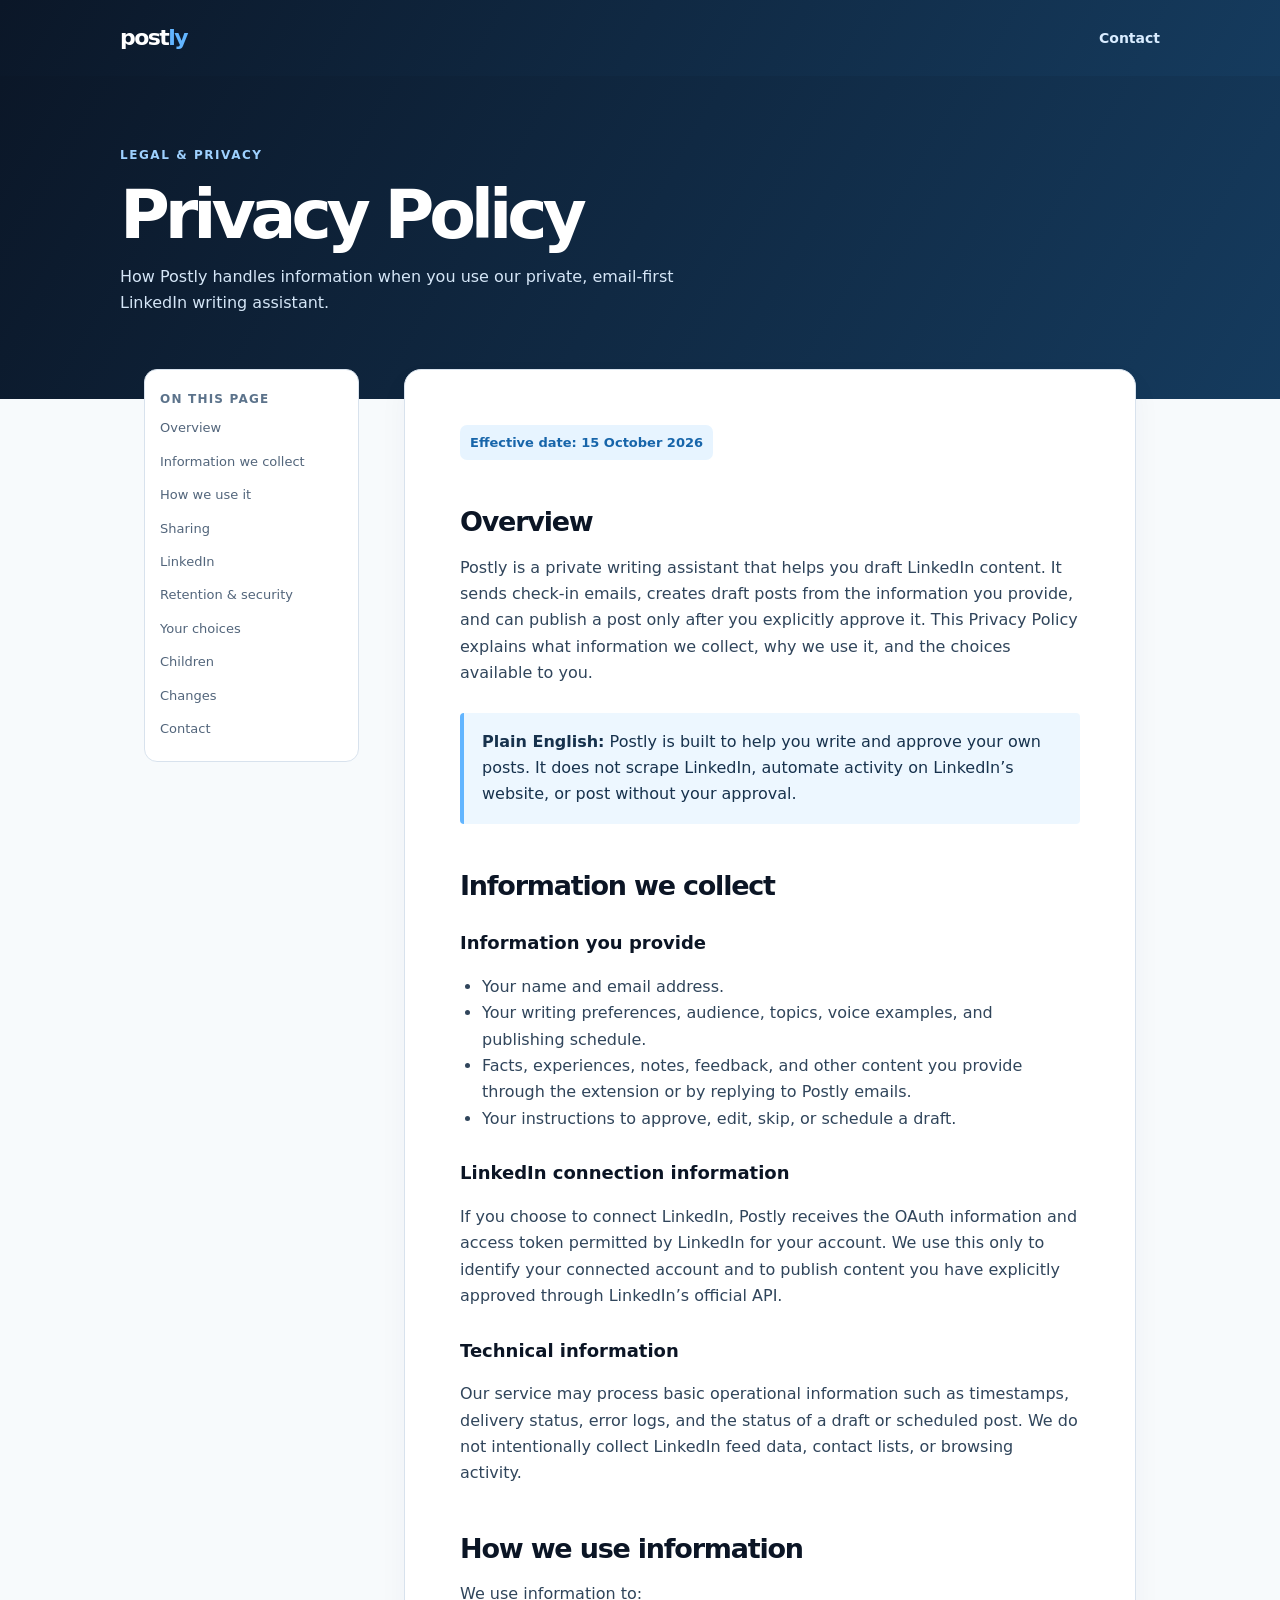
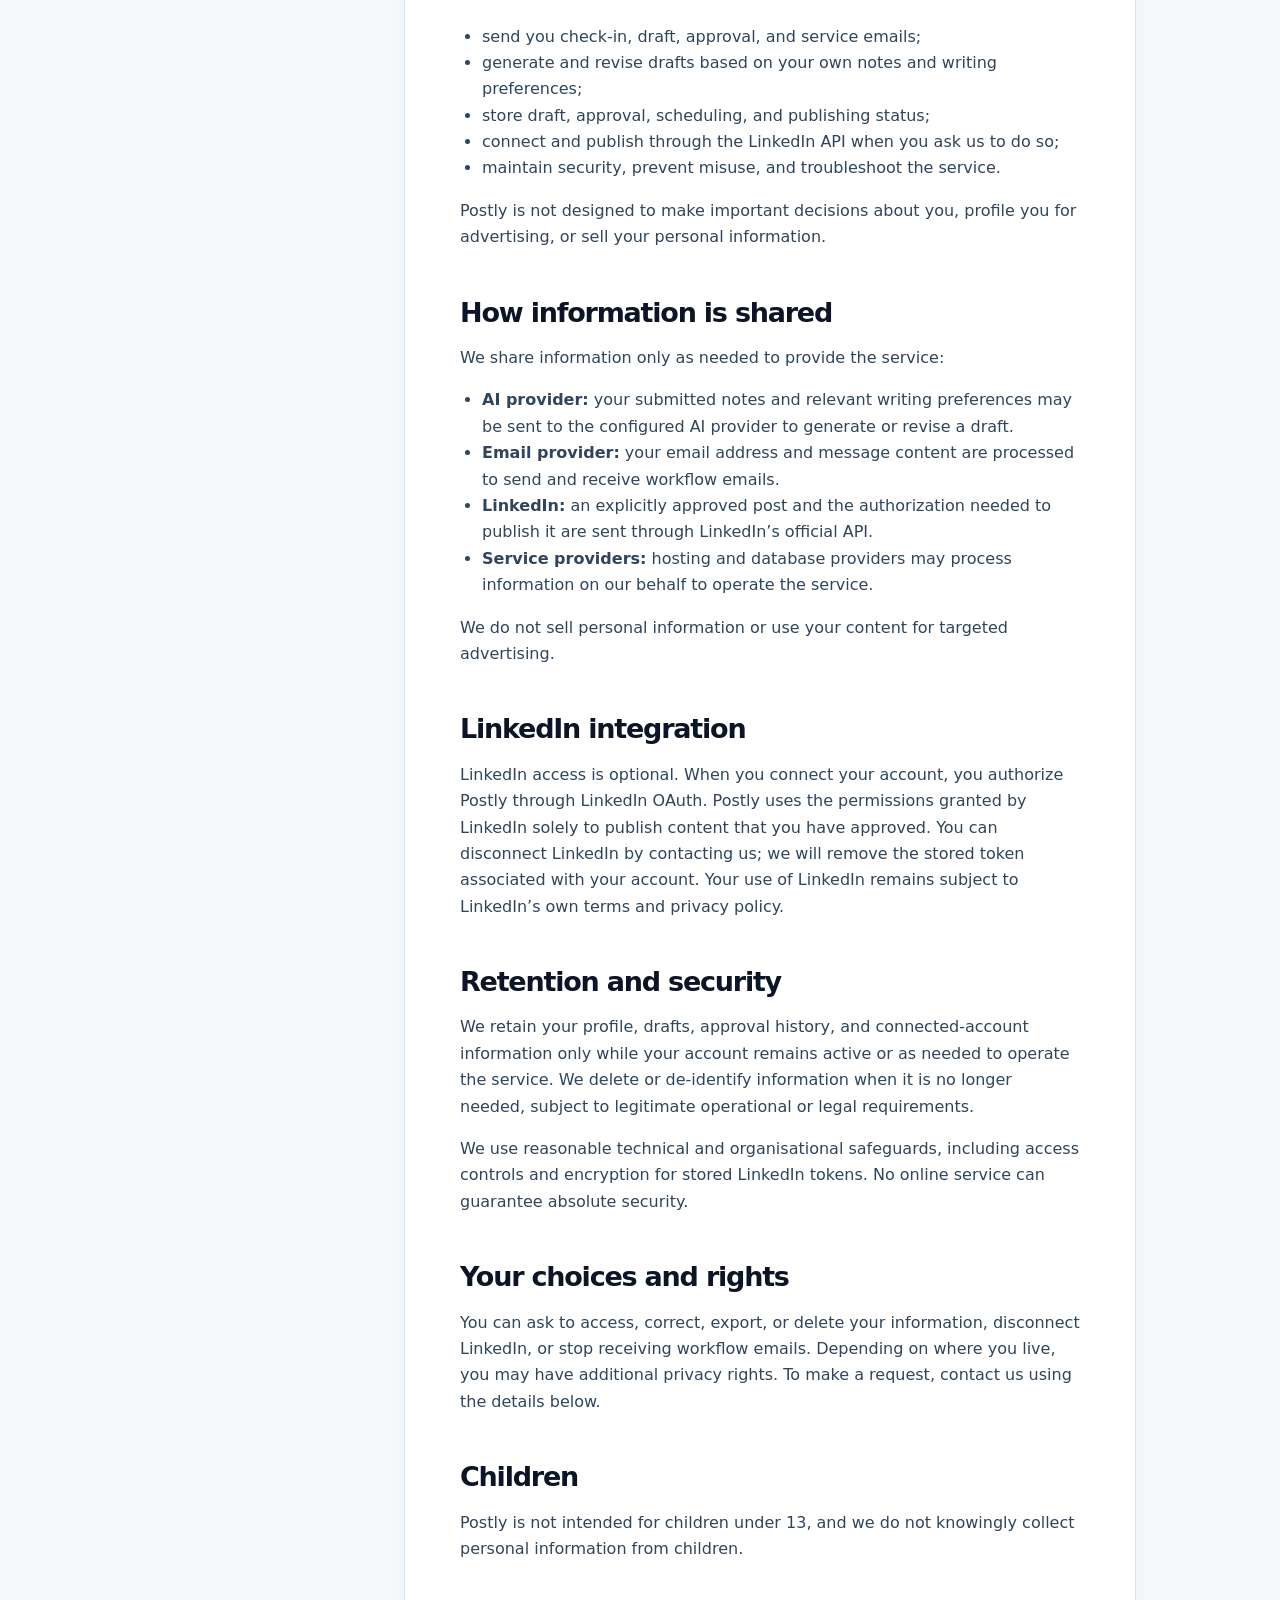
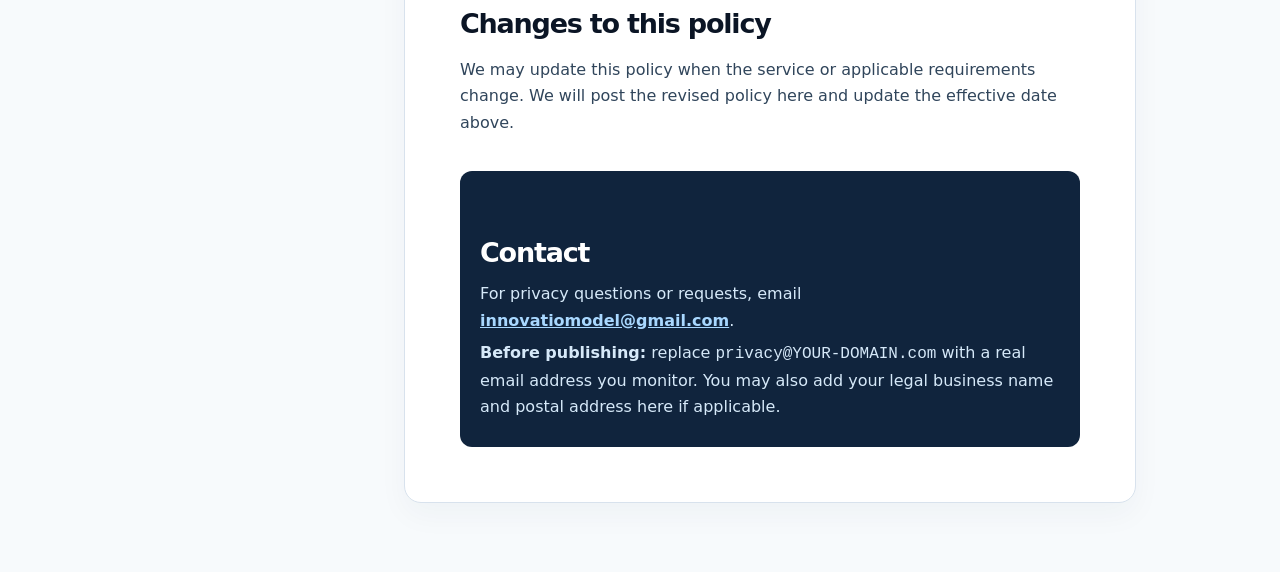
<file: index.html>
<!doctype html>
<html lang="en">
<head>
  <meta charset="utf-8">
  <meta name="viewport" content="width=device-width,initial-scale=1">
  <meta name="description" content="Postly Privacy Policy">
  <title>Postly Privacy Policy</title>
  <style>
    :root{--ink:#0b1525;--navy:#10243d;--blue:#62b5ff;--paper:#f7fafc;--line:#d8e2ed;--muted:#52657b}*{box-sizing:border-box}html{scroll-behavior:smooth}body{margin:0;background:var(--paper);color:var(--ink);font:16px/1.65 Inter,ui-sans-serif,system-ui,-apple-system,BlinkMacSystemFont,"Segoe UI",sans-serif}.top{background:linear-gradient(120deg,#0b1728,#153b5e);color:white;padding:20px max(24px,calc((100vw - 1040px)/2));display:flex;justify-content:space-between;align-items:center}.brand{font-weight:900;font-size:22px;letter-spacing:-.07em}.brand span{color:var(--blue)}.top a{color:#d9ecff;text-decoration:none;font-size:14px;font-weight:700}.hero{background:linear-gradient(120deg,#0b1728,#153b5e);color:white;padding:70px max(24px,calc((100vw - 1040px)/2)) 82px}.eyebrow{color:#9ed1ff;font-size:12px;font-weight:850;letter-spacing:.13em}.hero h1{max-width:700px;font-size:clamp(40px,6vw,68px);line-height:1;letter-spacing:-.075em;margin:15px 0}.hero p{max-width:620px;color:#d5e6f7;margin:0}.layout{max-width:1040px;margin:-30px auto 0;padding:0 24px 70px;display:grid;grid-template-columns:215px minmax(0,1fr);gap:45px}.toc{position:sticky;top:24px;height:max-content;background:#fff;border:1px solid var(--line);border-radius:13px;padding:15px}.toc b{font-size:12px;letter-spacing:.1em;color:#5c738b}.toc a{display:block;color:var(--muted);text-decoration:none;font-size:13px;padding:6px 0}.toc a:hover{color:#116ac2}.content{background:#fff;border:1px solid var(--line);border-radius:17px;padding:clamp(26px,5vw,55px);box-shadow:0 12px 30px #1737550a}.updated{display:inline-block;background:#e7f4ff;color:#1765aa;padding:7px 10px;border-radius:7px;font-size:13px;font-weight:750}.callout{background:#edf7ff;border-left:4px solid var(--blue);border-radius:4px;padding:16px 18px;color:#17324d;margin:26px 0}.content h2{font-size:27px;line-height:1.2;letter-spacing:-.045em;margin:46px 0 12px}.content h3{font-size:18px;margin:26px 0 8px}.content p,.content li{color:#30455b}.content ul{padding-left:22px}.content a{color:#0c6ab7;font-weight:700}.contact{padding:20px;background:#10243d;color:white;border-radius:12px;margin-top:35px}.contact p{color:#d6e9f9;margin:.4em 0}.contact a{color:#a9d8ff}@media(max-width:760px){.layout{grid-template-columns:1fr;margin-top:0;padding:24px}.toc{position:static}.hero{padding:50px 24px}.content{padding:26px}.top{padding:18px 24px}}
  </style>
</head>
<body>
  <header class="top"><div class="brand">post<span>ly</span></div><a href="#contact">Contact</a></header>
  <section class="hero"><div class="eyebrow">LEGAL &amp; PRIVACY</div><h1>Privacy Policy</h1><p>How Postly handles information when you use our private, email-first LinkedIn writing assistant.</p></section>
  <main class="layout"><nav class="toc"><b>ON THIS PAGE</b><a href="#overview">Overview</a><a href="#collect">Information we collect</a><a href="#use">How we use it</a><a href="#sharing">Sharing</a><a href="#linkedin">LinkedIn</a><a href="#retention">Retention &amp; security</a><a href="#rights">Your choices</a><a href="#children">Children</a><a href="#changes">Changes</a><a href="#contact">Contact</a></nav>
    <article class="content"><span class="updated">Effective date: 15 October 2026</span>
      <section id="overview"><h2>Overview</h2><p>Postly is a private writing assistant that helps you draft LinkedIn content. It sends check-in emails, creates draft posts from the information you provide, and can publish a post only after you explicitly approve it. This Privacy Policy explains what information we collect, why we use it, and the choices available to you.</p><div class="callout"><strong>Plain English:</strong> Postly is built to help you write and approve your own posts. It does not scrape LinkedIn, automate activity on LinkedIn’s website, or post without your approval.</div></section>
      <section id="collect"><h2>Information we collect</h2><h3>Information you provide</h3><ul><li>Your name and email address.</li><li>Your writing preferences, audience, topics, voice examples, and publishing schedule.</li><li>Facts, experiences, notes, feedback, and other content you provide through the extension or by replying to Postly emails.</li><li>Your instructions to approve, edit, skip, or schedule a draft.</li></ul><h3>LinkedIn connection information</h3><p>If you choose to connect LinkedIn, Postly receives the OAuth information and access token permitted by LinkedIn for your account. We use this only to identify your connected account and to publish content you have explicitly approved through LinkedIn’s official API.</p><h3>Technical information</h3><p>Our service may process basic operational information such as timestamps, delivery status, error logs, and the status of a draft or scheduled post. We do not intentionally collect LinkedIn feed data, contact lists, or browsing activity.</p></section>
      <section id="use"><h2>How we use information</h2><p>We use information to:</p><ul><li>send you check-in, draft, approval, and service emails;</li><li>generate and revise drafts based on your own notes and writing preferences;</li><li>store draft, approval, scheduling, and publishing status;</li><li>connect and publish through the LinkedIn API when you ask us to do so;</li><li>maintain security, prevent misuse, and troubleshoot the service.</li></ul><p>Postly is not designed to make important decisions about you, profile you for advertising, or sell your personal information.</p></section>
      <section id="sharing"><h2>How information is shared</h2><p>We share information only as needed to provide the service:</p><ul><li><strong>AI provider:</strong> your submitted notes and relevant writing preferences may be sent to the configured AI provider to generate or revise a draft.</li><li><strong>Email provider:</strong> your email address and message content are processed to send and receive workflow emails.</li><li><strong>LinkedIn:</strong> an explicitly approved post and the authorization needed to publish it are sent through LinkedIn’s official API.</li><li><strong>Service providers:</strong> hosting and database providers may process information on our behalf to operate the service.</li></ul><p>We do not sell personal information or use your content for targeted advertising.</p></section>
      <section id="linkedin"><h2>LinkedIn integration</h2><p>LinkedIn access is optional. When you connect your account, you authorize Postly through LinkedIn OAuth. Postly uses the permissions granted by LinkedIn solely to publish content that you have approved. You can disconnect LinkedIn by contacting us; we will remove the stored token associated with your account. Your use of LinkedIn remains subject to LinkedIn’s own terms and privacy policy.</p></section>
      <section id="retention"><h2>Retention and security</h2><p>We retain your profile, drafts, approval history, and connected-account information only while your account remains active or as needed to operate the service. We delete or de-identify information when it is no longer needed, subject to legitimate operational or legal requirements.</p><p>We use reasonable technical and organisational safeguards, including access controls and encryption for stored LinkedIn tokens. No online service can guarantee absolute security.</p></section>
      <section id="rights"><h2>Your choices and rights</h2><p>You can ask to access, correct, export, or delete your information, disconnect LinkedIn, or stop receiving workflow emails. Depending on where you live, you may have additional privacy rights. To make a request, contact us using the details below.</p></section>
      <section id="children"><h2>Children</h2><p>Postly is not intended for children under 13, and we do not knowingly collect personal information from children.</p></section>
      <section id="changes"><h2>Changes to this policy</h2><p>We may update this policy when the service or applicable requirements change. We will post the revised policy here and update the effective date above.</p></section>
      <section id="contact" class="contact"><h2>Contact</h2><p>For privacy questions or requests, email <a href="mailto:innovatiomodel@gmail.com">innovatiomodel@gmail.com</a>.</p><p><strong>Before publishing:</strong> replace <code>privacy@YOUR-DOMAIN.com</code> with a real email address you monitor. You may also add your legal business name and postal address here if applicable.</p></section>
    </article>
  </main>
</body>
</html>
</file>
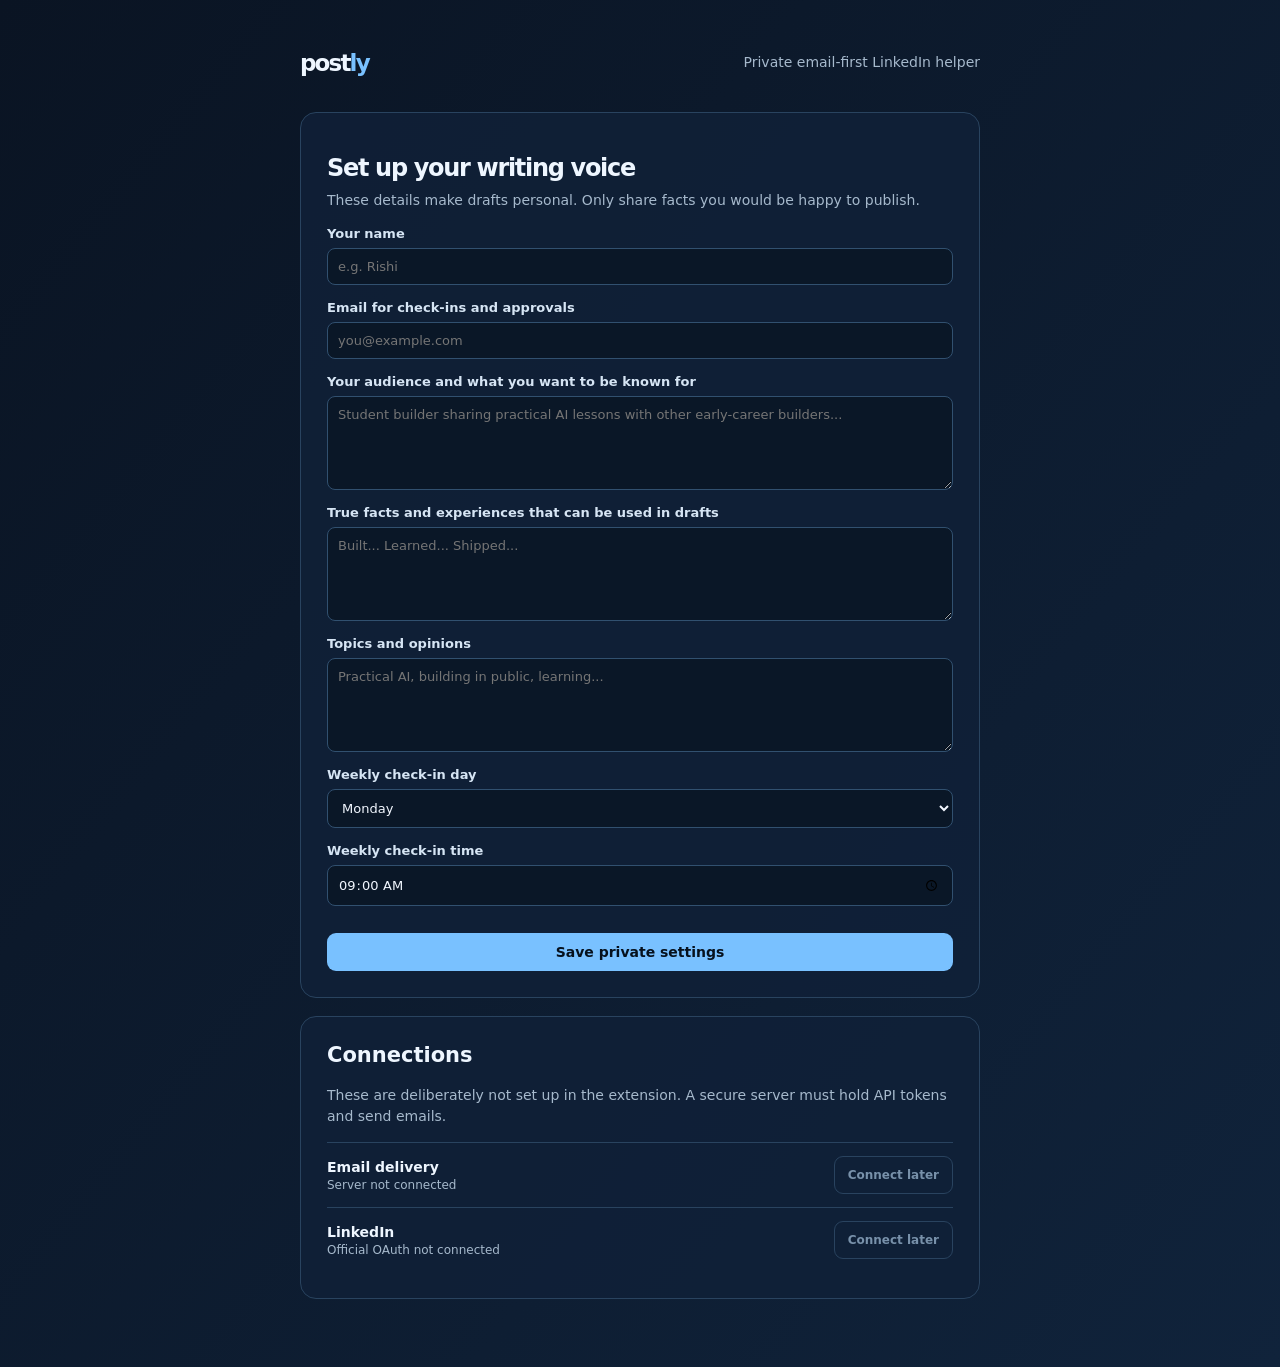
<file: options.html>
<!doctype html><html lang="en"><head><meta charset="utf-8"><meta name="viewport" content="width=device-width,initial-scale=1"><link rel="stylesheet" href="styles.css"><title>Postly settings</title></head><body class="options"><main><header><div class="logo">post<span>ly</span></div><p>Private email-first LinkedIn helper</p></header><section><h1>Set up your writing voice</h1><p class="intro">These details make drafts personal. Only share facts you would be happy to publish.</p><form id="form"><label>Your name<input id="name" required placeholder="e.g. Rishi"></label><label>Email for check-ins and approvals<input id="email" required type="email" placeholder="you@example.com"></label><label>Your audience and what you want to be known for<textarea id="audience" placeholder="Student builder sharing practical AI lessons with other early-career builders..."></textarea></label><label>True facts and experiences that can be used in drafts<textarea id="facts" placeholder="Built... Learned... Shipped..."></textarea></label><label>Topics and opinions<textarea id="topics" placeholder="Practical AI, building in public, learning..."></textarea></label><label>Weekly check-in day<select id="day"><option value="1">Monday</option><option value="5">Friday</option><option value="0">Sunday</option></select></label><label>Weekly check-in time<input id="time" type="time" value="09:00"></label><button class="primary" type="submit">Save private settings</button></form></section><section class="integration"><h2>Connections</h2><p>These are deliberately not set up in the extension. A secure server must hold API tokens and send emails.</p><div class="connection"><div><b>Email delivery</b><span id="emailConnection">Server not connected</span></div><button disabled>Connect later</button></div><div class="connection"><div><b>LinkedIn</b><span id="linkedinConnection">Official OAuth not connected</span></div><button disabled>Connect later</button></div></section><p id="saved" class="saved hidden">Saved.</p></main><script src="options.js"></script></body></html>
</file>
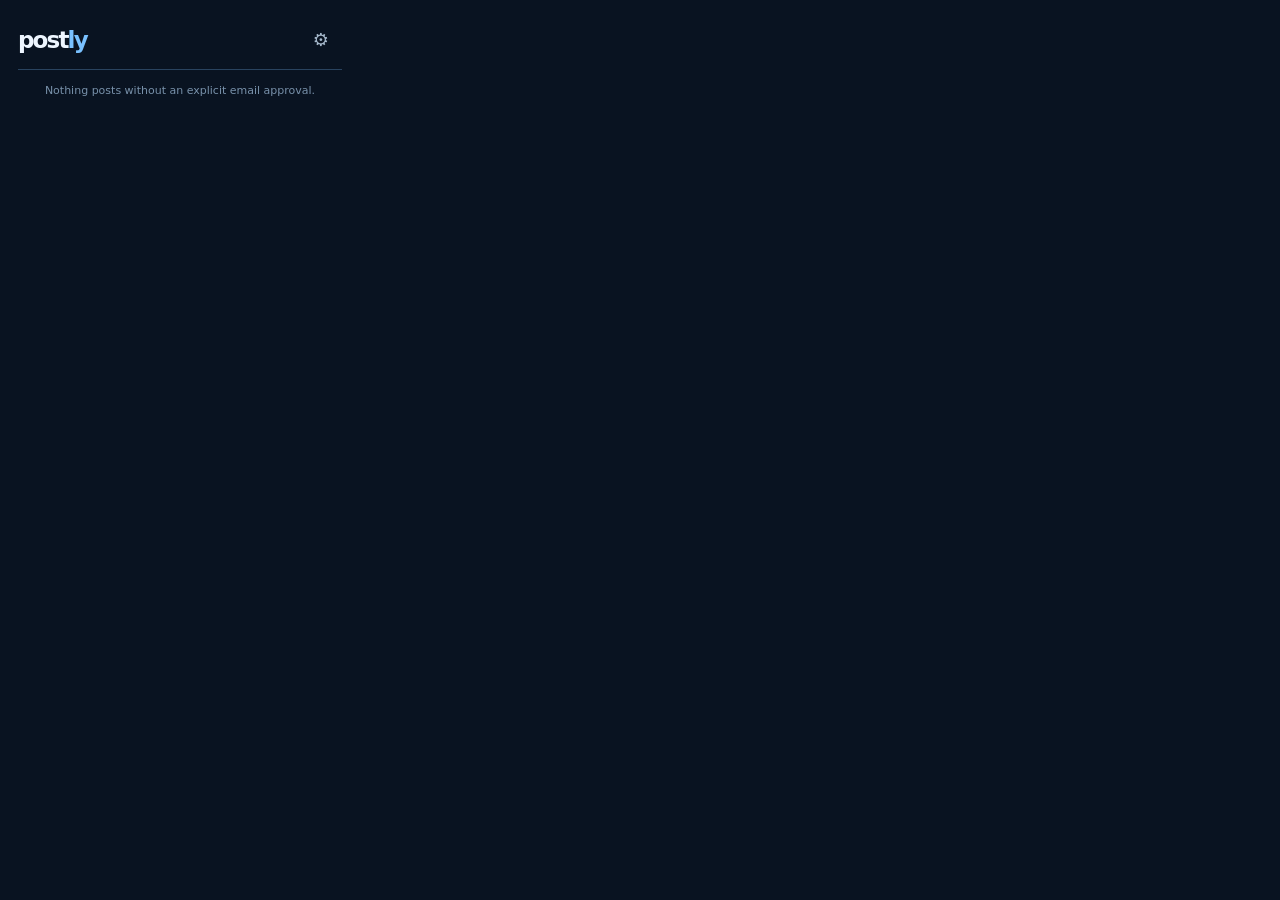
<file: popup.html>
<!doctype html><html lang="en"><head><meta charset="utf-8"><meta name="viewport" content="width=device-width,initial-scale=1"><link rel="stylesheet" href="styles.css"><title>Postly</title></head><body><main class="popup"><header><div class="logo">post<span>ly</span></div><button class="gear" id="settings" title="Settings">⚙</button></header><section id="empty" class="view hidden"><div class="orb">✦</div><h1>Set up your private writing helper.</h1><p>It will email you for ideas, send drafts back, and wait for your exact approval.</p><button id="start" class="primary">Set up Postly</button></section><section id="ready" class="view hidden"><div class="state"><i></i><div><small>YOUR PRIVATE WORKFLOW</small><strong id="name">Ready to go</strong></div></div><div class="card"><small>THIS WEEK</small><h1 id="statusTitle">Waiting for your weekly check-in</h1><p id="statusText">Your next email will ask what is on your mind.</p></div><div class="list"><div><b>Email-first approvals</b><span>Reply: approve, edit, or skip</span></div><div><b>LinkedIn connection</b><span id="linkedinState">Not connected yet</span></div></div><button id="sendTest" class="primary">Send a test check-in</button><button id="openSettings" class="secondary">Edit voice & schedule</button></section><footer>Nothing posts without an explicit email approval.</footer></main><script src="popup.js"></script></body></html>
</file>
<file: styles.css>
:root{--ink:#091321;--panel:#10233a;--line:#29435f;--blue:#79c1ff;--green:#72d9a3;--muted:#a6b9cc}*{box-sizing:border-box}body{margin:0;background:var(--ink);color:#eef6ff;font:14px Inter,ui-sans-serif,system-ui,-apple-system,BlinkMacSystemFont,"Segoe UI",sans-serif}.popup{width:360px;padding:18px}.popup header,.options header{display:flex;align-items:center;justify-content:space-between}.logo{font-size:23px;font-weight:900;letter-spacing:-.08em}.logo span{color:var(--blue)}.gear{color:var(--muted);border:0;background:none;font-size:18px;cursor:pointer}.view{padding:24px 2px 10px}.hidden{display:none!important}.orb{height:48px;width:48px;display:grid;place-items:center;border-radius:16px;background:#193c5d;color:var(--blue);font-size:24px}h1{font-size:24px;letter-spacing:-.055em;line-height:1.08;margin:17px 0 8px}p{line-height:1.55;color:var(--muted)}button{font:inherit;font-weight:800;cursor:pointer;border-radius:9px;padding:11px 13px}.primary{background:var(--blue);color:#06111d;border:0;width:100%;margin-top:12px}.secondary{background:transparent;color:#d8e8f9;border:1px solid var(--line);width:100%;margin-top:9px}.state{display:flex;gap:10px;align-items:center;margin-bottom:16px}.state i{width:10px;height:10px;border-radius:50%;background:var(--green)}small{color:var(--muted);font-size:10px;font-weight:800;letter-spacing:.08em}.state strong{display:block;margin-top:2px}.card{border:1px solid #345576;background:linear-gradient(130deg,#183d61,#102137);padding:18px;border-radius:13px}.card h1{font-size:20px}.list{display:grid;gap:0;margin:16px 0}.list div{border-bottom:1px solid var(--line);padding:12px 0}.list b,.list span{display:block}.list span{color:var(--muted);font-size:12px;margin-top:4px}footer{text-align:center;color:#7891aa;font-size:11px;border-top:1px solid var(--line);padding-top:14px;margin-top:8px}.options{background:linear-gradient(130deg,#0a1423,#10233b);min-height:100vh;padding:50px 22px}.options main{max-width:680px;margin:auto}.options header{margin-bottom:36px}.options header p{margin:0}.options section{background:#102038d9;border:1px solid var(--line);border-radius:16px;padding:26px;margin-bottom:18px}.intro{margin-top:0}form{display:grid;gap:15px}label{display:grid;gap:7px;color:#d6e5f4;font-size:13px;font-weight:750}input,textarea,select{border:1px solid #31506f;background:#0a1727;color:#f2f7ff;border-radius:8px;padding:10px;font:inherit;font-weight:400}textarea{min-height:94px;resize:vertical}.integration h2{margin-top:0}.connection{display:flex;justify-content:space-between;align-items:center;padding:13px 0;border-top:1px solid var(--line)}.connection b,.connection span{display:block}.connection span{font-size:12px;color:var(--muted);margin-top:3px}.connection button{background:transparent;border:1px solid var(--line);color:#7891aa;font-size:12px}.saved{color:var(--green);font-weight:800}
</file>
